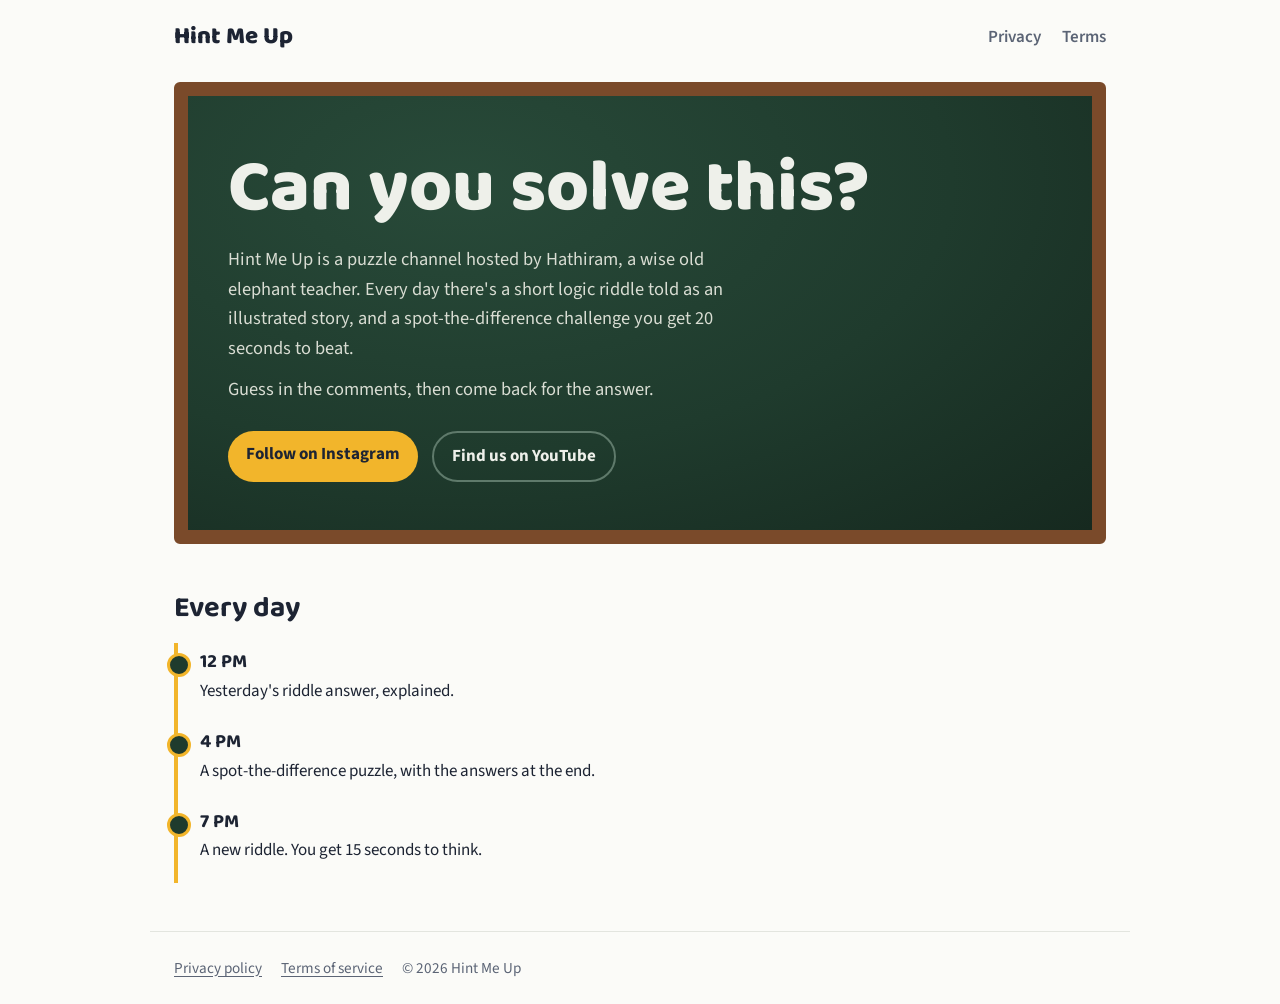
<file: index.html>
<!doctype html>
<html lang="en">
<head>
  <!-- Homepage for Hint Me Up. Google asks for this page when the YouTube
       uploader app (Hint Me Up Poster) is published. -->
  <meta charset="utf-8">
  <meta name="viewport" content="width=device-width, initial-scale=1">
  <title>Hint Me Up · Daily riddles and puzzles</title>
  <meta name="description" content="Hint Me Up posts a short riddle and a spot-the-difference puzzle every day, hosted by Hathiram the elephant teacher.">
  <link rel="preconnect" href="https://fonts.googleapis.com">
  <link rel="preconnect" href="https://fonts.gstatic.com" crossorigin>
  <link href="https://fonts.googleapis.com/css2?family=Baloo+2:wght@600;800&family=Source+Sans+3:wght@400;600;700&display=swap" rel="stylesheet">
  <link rel="stylesheet" href="styles.css">
</head>
<body>
  <header class="topbar">
    <a class="brand" href="index.html">Hint Me Up</a>
    <nav>
      <a href="privacy.html">Privacy</a>
      <a href="terms.html">Terms</a>
    </nav>
  </header>

  <!-- The hero is a chalkboard, like the one in Hathiram's classroom. -->
  <section class="board">
    <div class="board-inner">
      <h1>Can you solve this?</h1>
      <p>Hint Me Up is a puzzle channel hosted by Hathiram, a wise old elephant teacher. Every day there's a short logic riddle told as an illustrated story, and a spot-the-difference challenge you get 20 seconds to beat.</p>
      <p>Guess in the comments, then come back for the answer.</p>
      <div class="follow">
        <a href="https://www.instagram.com/hint_me_up_/">Follow on Instagram</a>
        <a class="plain" href="https://www.youtube.com/@Hint_Me_Up">Find us on YouTube</a>
      </div>
    </div>
  </section>

  <!-- The daily posting times, in India time. -->
  <section class="schedule">
    <h2>Every day</h2>
    <ol class="timeline">
      <li><strong>12 PM</strong>Yesterday's riddle answer, explained.</li>
      <li><strong>4 PM</strong>A spot-the-difference puzzle, with the answers at the end.</li>
      <li><strong>7 PM</strong>A new riddle. You get 15 seconds to think.</li>
    </ol>
  </section>

  <footer>
    <a href="privacy.html">Privacy policy</a>
    <a href="terms.html">Terms of service</a>
    <span>© 2026 Hint Me Up</span>
  </footer>
</body>
</html>
</file>
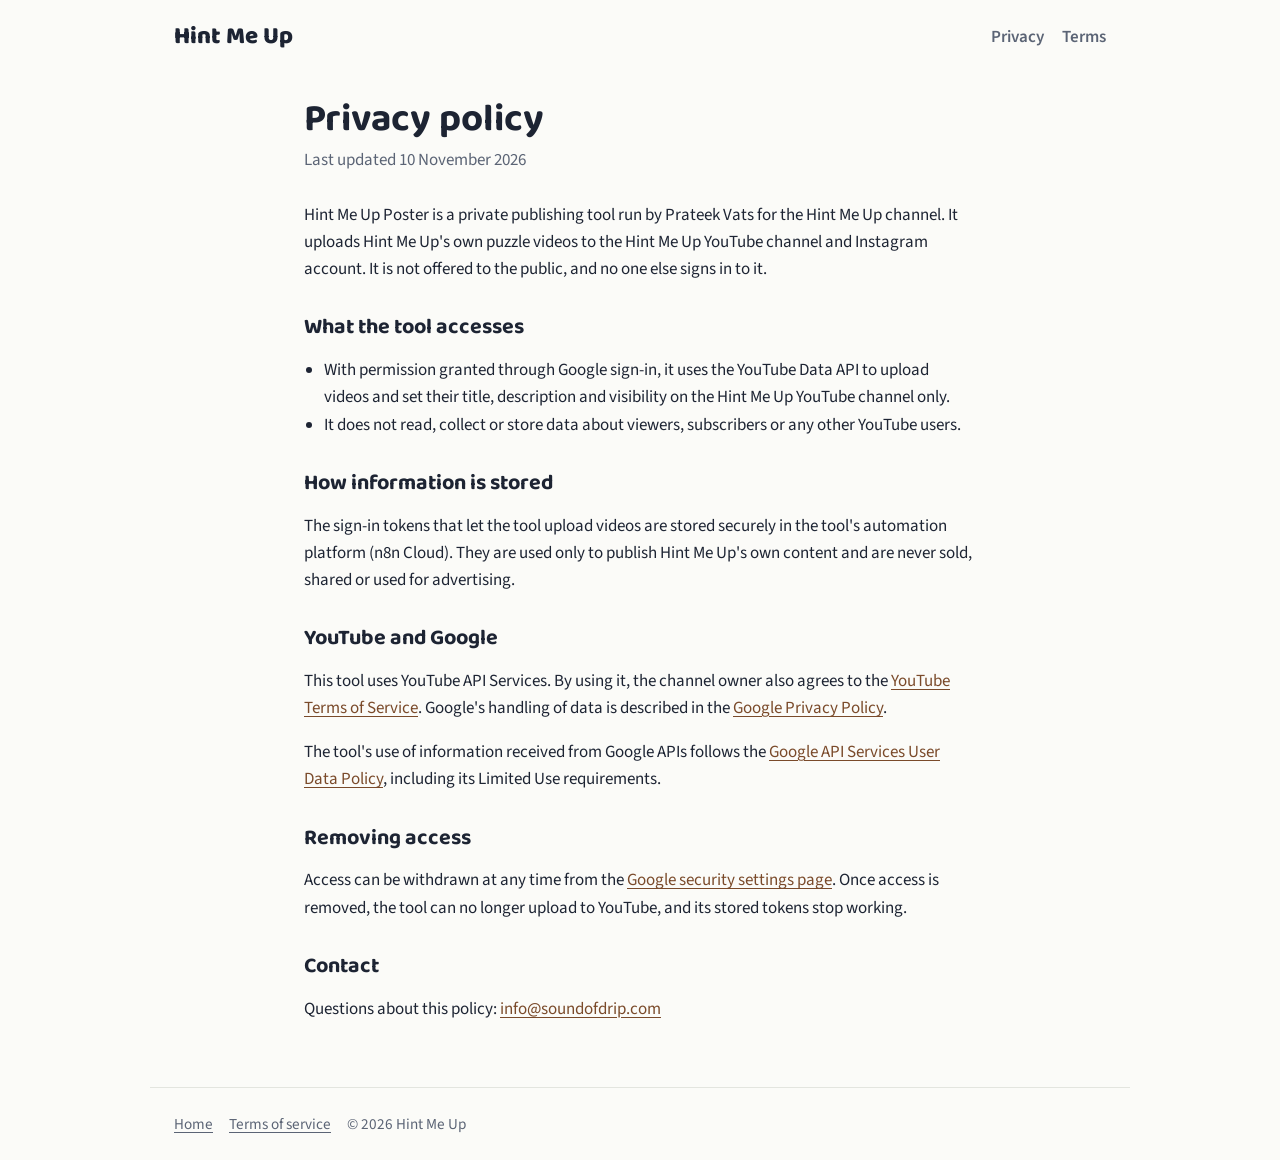
<file: privacy.html>
<!doctype html>
<html lang="en">
<head>
  <!-- Privacy policy for the "Hint Me Up Poster" app, which uploads
       Hint Me Up's own videos to YouTube. Google and YouTube require this page. -->
  <meta charset="utf-8">
  <meta name="viewport" content="width=device-width, initial-scale=1">
  <title>Privacy policy · Hint Me Up</title>
  <link rel="preconnect" href="https://fonts.googleapis.com">
  <link rel="preconnect" href="https://fonts.gstatic.com" crossorigin>
  <link href="https://fonts.googleapis.com/css2?family=Baloo+2:wght@600;800&family=Source+Sans+3:wght@400;600;700&display=swap" rel="stylesheet">
  <link rel="stylesheet" href="styles.css">
</head>
<body>
  <header class="topbar">
    <a class="brand" href="index.html">Hint Me Up</a>
    <nav><a href="privacy.html">Privacy</a><a href="terms.html">Terms</a></nav>
  </header>

  <main class="doc">
    <h1>Privacy policy</h1>
    <p class="updated">Last updated 10 November 2026</p>

    <p>Hint Me Up Poster is a private publishing tool run by Prateek Vats for the Hint Me Up channel. It uploads Hint Me Up's own puzzle videos to the Hint Me Up YouTube channel and Instagram account. It is not offered to the public, and no one else signs in to it.</p>

    <h2>What the tool accesses</h2>
    <ul>
      <li>With permission granted through Google sign-in, it uses the YouTube Data API to upload videos and set their title, description and visibility on the Hint Me Up YouTube channel only.</li>
      <li>It does not read, collect or store data about viewers, subscribers or any other YouTube users.</li>
    </ul>

    <h2>How information is stored</h2>
    <p>The sign-in tokens that let the tool upload videos are stored securely in the tool's automation platform (n8n Cloud). They are used only to publish Hint Me Up's own content and are never sold, shared or used for advertising.</p>

    <h2>YouTube and Google</h2>
    <p>This tool uses YouTube API Services. By using it, the channel owner also agrees to the <a href="https://www.youtube.com/t/terms">YouTube Terms of Service</a>. Google's handling of data is described in the <a href="https://policies.google.com/privacy">Google Privacy Policy</a>.</p>
    <p>The tool's use of information received from Google APIs follows the <a href="https://developers.google.com/terms/api-services-user-data-policy">Google API Services User Data Policy</a>, including its Limited Use requirements.</p>

    <h2>Removing access</h2>
    <p>Access can be withdrawn at any time from the <a href="https://security.google.com/settings/security/permissions">Google security settings page</a>. Once access is removed, the tool can no longer upload to YouTube, and its stored tokens stop working.</p>

    <h2>Contact</h2>
    <p>Questions about this policy: <a href="mailto:info@soundofdrip.com">info@soundofdrip.com</a></p>
  </main>

  <footer>
    <a href="index.html">Home</a><a href="terms.html">Terms of service</a><span>© 2026 Hint Me Up</span>
  </footer>
</body>
</html>
</file>
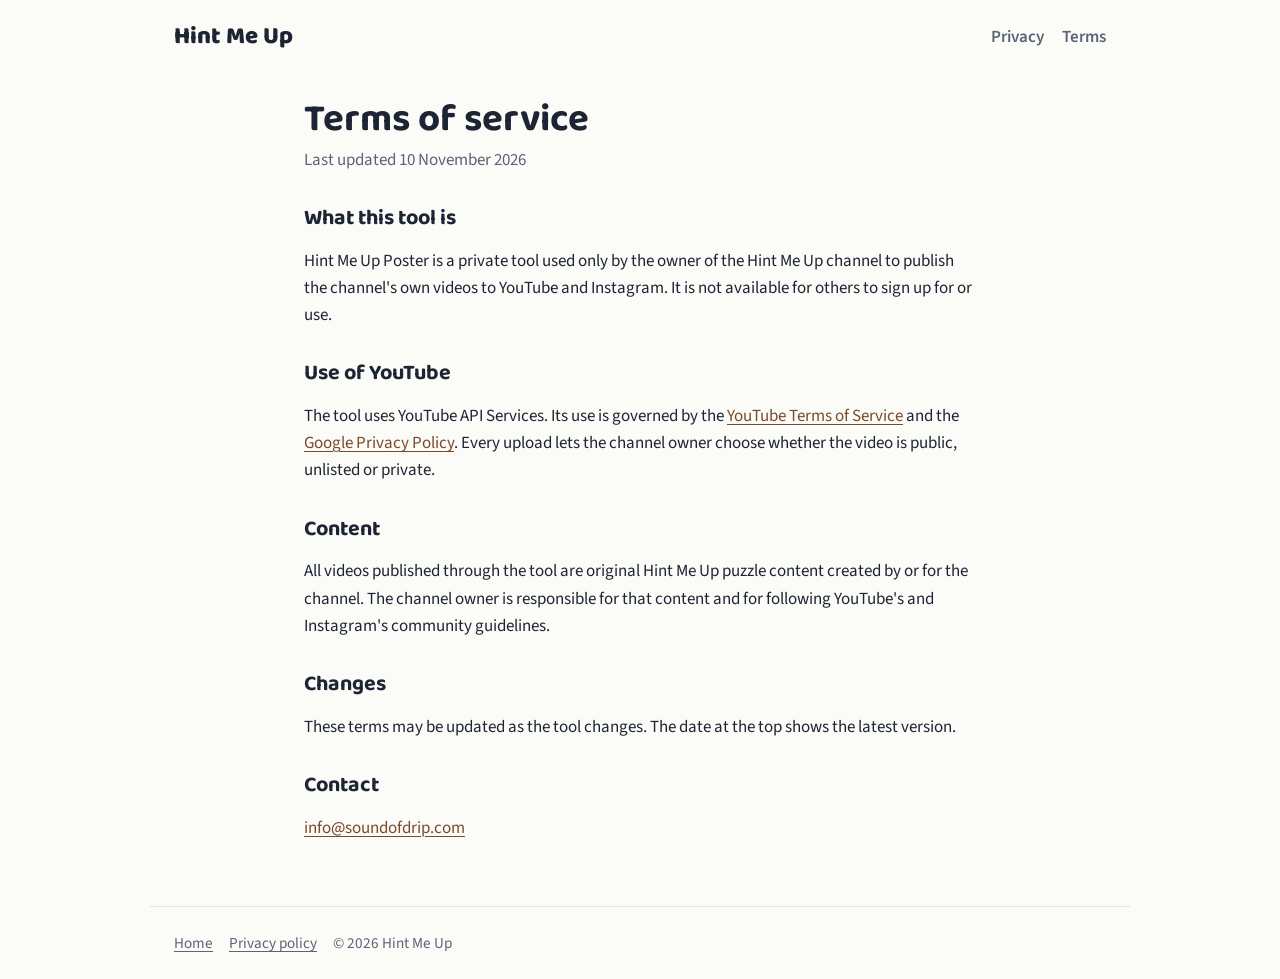
<file: terms.html>
<!doctype html>
<html lang="en">
<head>
  <!-- Terms of service for the "Hint Me Up Poster" app. -->
  <meta charset="utf-8">
  <meta name="viewport" content="width=device-width, initial-scale=1">
  <title>Terms of service · Hint Me Up</title>
  <link rel="preconnect" href="https://fonts.googleapis.com">
  <link rel="preconnect" href="https://fonts.gstatic.com" crossorigin>
  <link href="https://fonts.googleapis.com/css2?family=Baloo+2:wght@600;800&family=Source+Sans+3:wght@400;600;700&display=swap" rel="stylesheet">
  <link rel="stylesheet" href="styles.css">
</head>
<body>
  <header class="topbar">
    <a class="brand" href="index.html">Hint Me Up</a>
    <nav><a href="privacy.html">Privacy</a><a href="terms.html">Terms</a></nav>
  </header>

  <main class="doc">
    <h1>Terms of service</h1>
    <p class="updated">Last updated 10 November 2026</p>

    <h2>What this tool is</h2>
    <p>Hint Me Up Poster is a private tool used only by the owner of the Hint Me Up channel to publish the channel's own videos to YouTube and Instagram. It is not available for others to sign up for or use.</p>

    <h2>Use of YouTube</h2>
    <p>The tool uses YouTube API Services. Its use is governed by the <a href="https://www.youtube.com/t/terms">YouTube Terms of Service</a> and the <a href="https://policies.google.com/privacy">Google Privacy Policy</a>. Every upload lets the channel owner choose whether the video is public, unlisted or private.</p>

    <h2>Content</h2>
    <p>All videos published through the tool are original Hint Me Up puzzle content created by or for the channel. The channel owner is responsible for that content and for following YouTube's and Instagram's community guidelines.</p>

    <h2>Changes</h2>
    <p>These terms may be updated as the tool changes. The date at the top shows the latest version.</p>

    <h2>Contact</h2>
    <p><a href="mailto:info@soundofdrip.com">info@soundofdrip.com</a></p>
  </main>

  <footer>
    <a href="index.html">Home</a><a href="privacy.html">Privacy policy</a><span>© 2026 Hint Me Up</span>
  </footer>
</body>
</html>
</file>
<file: styles.css>
/* Hint Me Up website styles.
   The look borrows from Hathiram's classroom: a chalkboard-green board,
   chalk-white text, warm wood, and the yellow of the Hint Me Up logo. */

:root {
  --board: #1f3b2d;      /* chalkboard green: hero background */
  --board-deep: #16291f; /* darker board edge */
  --chalk: #eef0ea;      /* chalk white: text on the board */
  --wood: #7a4a2a;       /* classroom wood: frame + accents */
  --gold: #f2b52b;       /* logo yellow: highlights */
  --ink: #1d2433;        /* body text on light pages */
  --paper: #fbfbf8;      /* light page background */
  --muted: #5b6475;      /* secondary text */
  color-scheme: light;
}

* { box-sizing: border-box; }

body {
  margin: 0;
  font-family: "Source Sans 3", "Segoe UI", system-ui, sans-serif;
  font-size: 1.0625rem;
  line-height: 1.6;
  color: var(--ink);
  background: var(--paper);
}

a { color: var(--wood); text-underline-offset: 3px; }
a:focus-visible { outline: 3px solid var(--gold); outline-offset: 3px; }

/* ---------- Top bar with the channel name and page links ---------- */
.topbar {
  display: flex; justify-content: space-between; align-items: center;
  max-width: 980px; margin: 0 auto; padding: 18px 24px;
}
.brand { font-family: "Baloo 2", system-ui, sans-serif; font-weight: 800; font-size: 1.5rem; color: var(--ink); text-decoration: none; }
.topbar nav a { margin-left: 18px; color: var(--muted); text-decoration: none; font-weight: 600; }
.topbar nav a:hover { color: var(--ink); }

/* ---------- Homepage hero: a framed chalkboard ---------- */
.board {
  max-width: 980px; margin: 8px auto 0; padding: 0 24px;
}
.board-inner {
  background: radial-gradient(ellipse at 30% 20%, #284a39 0%, var(--board) 55%, var(--board-deep) 100%);
  border: 14px solid var(--wood);
  border-radius: 6px;
  padding: 56px 40px 48px;
  color: var(--chalk);
}
.board h1 {
  font-family: "Baloo 2", system-ui, sans-serif;
  font-size: clamp(2.6rem, 7vw, 4.6rem);
  line-height: 1.02; margin: 0 0 18px; font-weight: 800;
}
.board p { max-width: 58ch; margin: 0 0 12px; font-size: 1.15rem; color: #d9ddd3; }
.board .follow { margin-top: 26px; display: flex; gap: 14px; flex-wrap: wrap; }
.board .follow a {
  background: var(--gold); color: var(--ink); font-weight: 700;
  padding: 10px 18px; border-radius: 999px; text-decoration: none;
}
.board .follow a.plain { background: transparent; color: var(--chalk); border: 2px solid #5f7a6b; }

/* ---------- Daily schedule: a real sequence, so it is a timeline ---------- */
.schedule { max-width: 980px; margin: 48px auto; padding: 0 24px; }
.schedule h2, .doc h1, .doc h2 { font-family: "Baloo 2", system-ui, sans-serif; line-height: 1.15; }
.schedule h2 { font-size: 1.8rem; margin: 0 0 18px; }
.timeline { list-style: none; margin: 0; padding: 0; border-left: 4px solid var(--gold); }
.timeline li { padding: 4px 0 18px 22px; position: relative; }
.timeline li::before {
  content: ""; position: absolute; left: -11px; top: 10px;
  width: 18px; height: 18px; border-radius: 50%; background: var(--board); border: 3px solid var(--gold);
}
.timeline strong { font-family: "Baloo 2", system-ui, sans-serif; font-size: 1.2rem; display: block; }

/* ---------- Legal pages: plain, readable text ---------- */
.doc { max-width: 720px; margin: 24px auto 64px; padding: 0 24px; }
.doc h1 { font-size: 2.4rem; margin: 12px 0 4px; }
.doc .updated { color: var(--muted); margin: 0 0 28px; }
.doc h2 { font-size: 1.35rem; margin: 32px 0 8px; }
.doc ul { padding-left: 1.2em; }

footer {
  max-width: 980px; margin: 0 auto; padding: 24px; color: var(--muted);
  border-top: 1px solid #e3e5df; font-size: 0.95rem;
}
footer a { color: var(--muted); margin-right: 16px; }

@media (max-width: 600px) {
  .board-inner { padding: 36px 22px 32px; border-width: 10px; }
  .topbar nav a { margin-left: 12px; }
}
</file>
